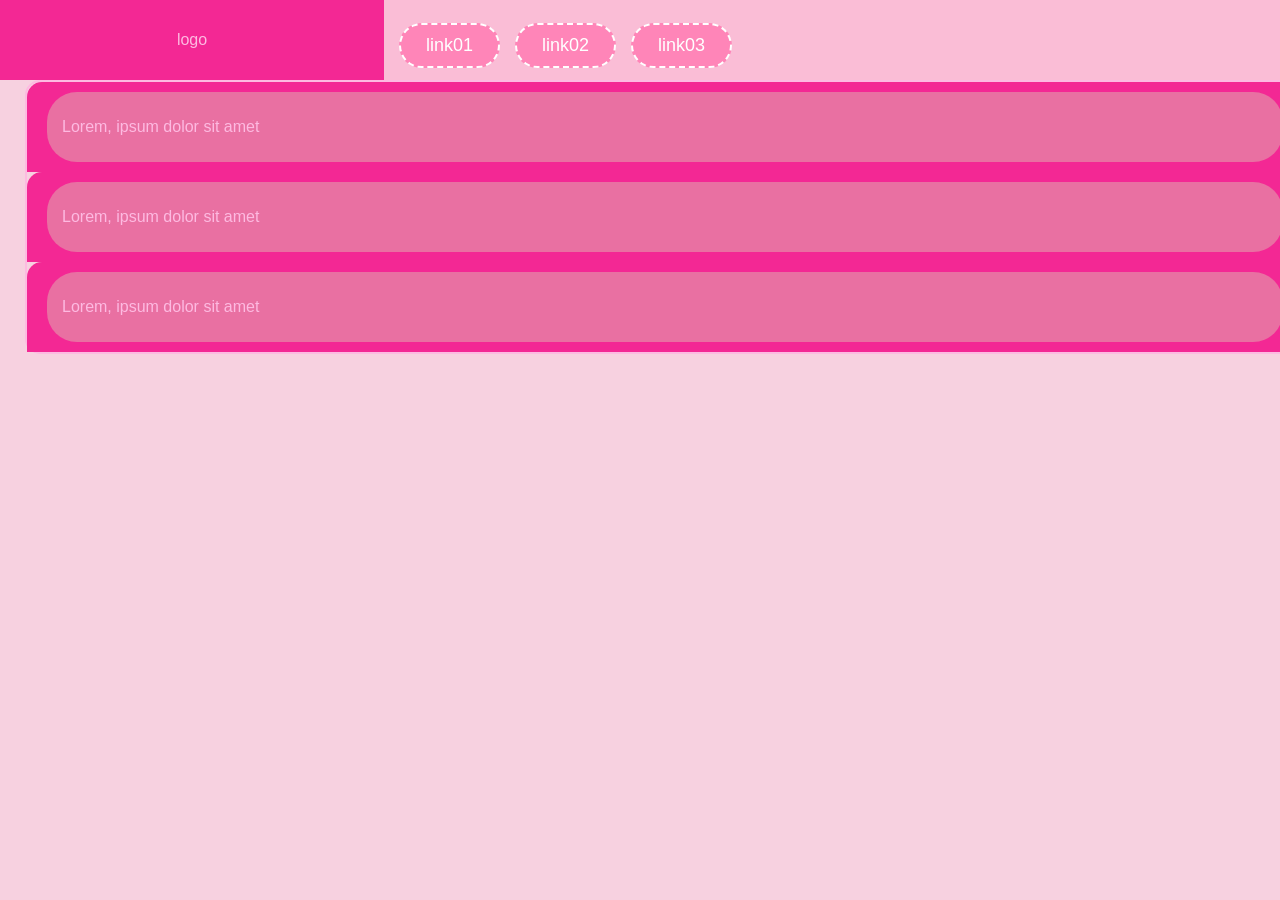
<file: index.html>
<!DOCTYPE html>
<html lang="pt-br">
<head>
    <meta charset="UTF-8">
    <meta name="viewport" content="width=device-width, initial-scale=1.0">
    <title>Display</title>

    <!-- LInk para css -->
     <link rel="stylesheet" href="style.css">
</head>
<body class="body-container">
    <!-- Uma classe para estilizar o header -->
   <header class="header-container">
      <div class="logo">
      <span>logo</span>
      </div>
      <nav class="menu">
         <!-- Menu -->
         <a href="">link01</a>
         <a href="">link02</a>
         <a href="">link03</a>
      </nav>
   </header>


   <section class="section01 container">
      <h1>Lista de Tarefas</h1>
      <!-- LISTA NÃO ORDENADA -->
      <ul>
         <li class="item-lista">Tarefa 01</li>
         <li class="item-lista">Tarefa 02</li>
         <li class="item-lista">Tarefa 03</li>
         <li class="item-lista">Tarefa 04</li>
         <li class="item-lista">Tarefa 05</li>
      </ul>
   </section>

 <section class="faq">
   <details>
      <summary>Lorem, ipsum dolor sit amet</summary> 
      <p>Lorem, ipsum dolor sit amet,consectetur adipisicing elit. Quod suscipit blanditiis labore consequuntur repudiandae numquam expedita molestias, ullam placeat possimus</p>
   </details>
 

   <details>
      <summary>Lorem, ipsum dolor sit amet</summary> 
      <p>Lorem, ipsum dolor sit amet,consectetur adipisicing elit. Quod suscipit blanditiis labore consequuntur repudiandae numquam expedita molestias, ullam placeat possimus</p>
   </details>
 

   <details>
      <summary>Lorem, ipsum dolor sit amet</summary> 
      <p>Lorem, ipsum dolor sit amet,consectetur adipisicing elit. Quod suscipit blanditiis labore consequuntur repudiandae numquam expedita molestias, ullam placeat possimus</p>
   </details>
 </section>

</body>
</html>
</file>
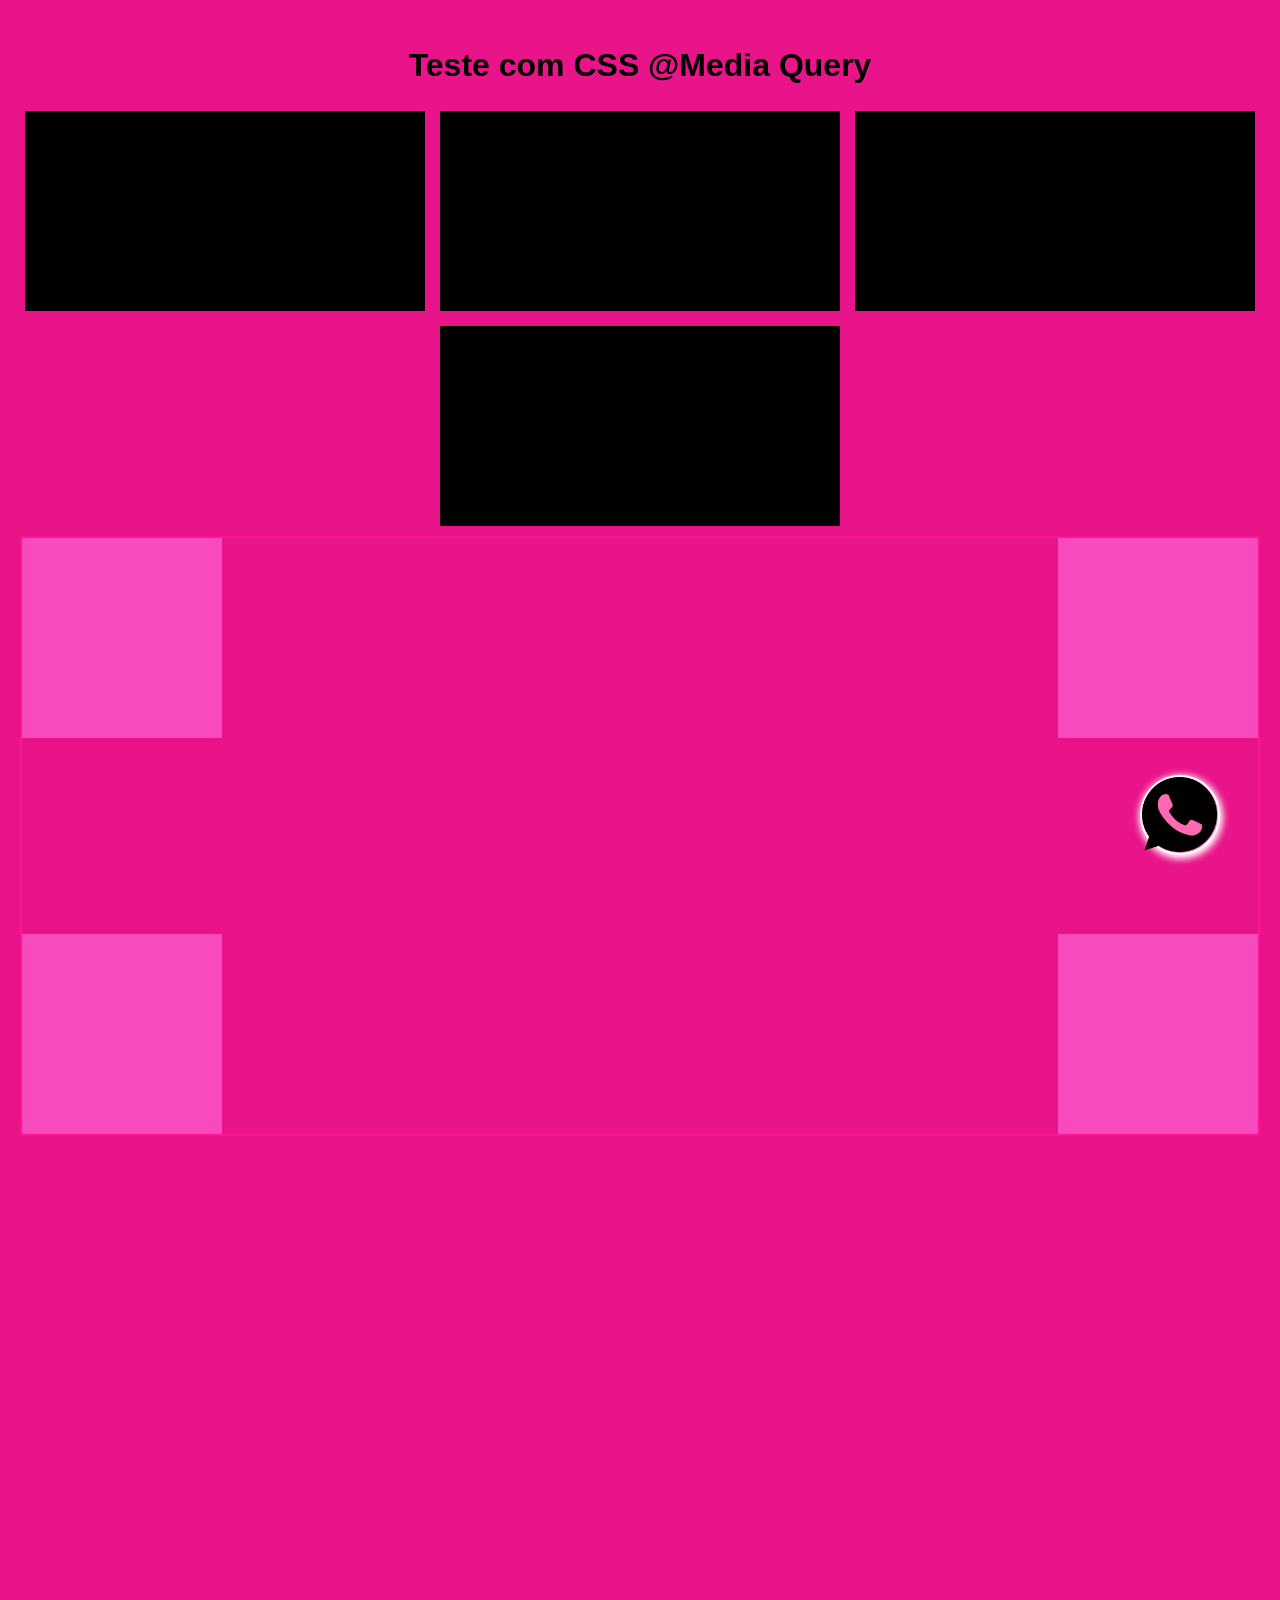
<file: hub_ia/index.html>
<!DOCTYPE html>
<html lang="pt-BR">

<head>
    <meta charset="UTF-8">
    <meta name="viewport" content="width=device-width, initial-scale=1.0">
    <title>Teste de @Media</title>
    <link rel="stylesheet" href="./css/style.css">
    <link rel="stylesheet" href="./css/responsive.css">

    <!-- estilo da pagina -->
    <!-- () são os parametros 
    @media= tela a partir de 480px-->
    <!--break point 
    sempre coloque as medias do menor para o maior  -->
    <style>
        * {
            margin-top: 0;
            padding: 0;
            box-sizing: border-box;
        }




        h1{
            text-align: center;
            margin: 20px;

        }

        .conteiner {
            display: flex;
            gap: 15px;
            justify-content: center;
            flex-wrap: wrap;
        }

        .box {
            width: 100%;
            max-width: 400px;
            height: 200px;
            background-color: rgb(0, 0, 0);
        }
        .container-position{
            margin-top: 10px;
            width: 100%;
            height: 600px;
            border: 2px solid rgb(255, 20, 147);
            position: relative;
        }

        .filho-tamanho{
            position: absolute;
            width: 200px;
            height: 200px;
            background-color: rgb(247, 74, 189);
        }
        .container-position__filho01{
            top: 0;
            left: 0;
        }

        .container-position__filho02{

            top: 0;
            right: 0;

        }

        .container-position__filho03{
            bottom: 0;
            left: 0;
        }

        .container-position__filho04{
            bottom: 0;
            right: 0;
        }

        .whats{
            width: 80px;
            height: 80px;
            border-radius: 50%;
            background-color: hotpink;
            border: 2px solid #fff;
            box-shadow: 1px 2px 7px  2px #fff;
            position: fixed;
            right:60px ;
            bottom:45px ;
        }

        .whats img{
             width: 75px;
            height: 75px;

        }

        /* Base style for mobile devices 20px */
        body {
            padding: 20px;
            background-color: rgb(245, 56, 182);
            color: white;
            font-family: Arial,sans-serif;
            height: 300vh;
        }

       

        /* For devices with a minimum width of 768px (Medium) */ 
        @media screen and (min-width: 871px) {
            body {
                background-color: rgb(233, 20, 137);
                color: black;
            }
        }

         /* For devices with a minimum  width of 992px (Large)*/
        @media screen and (min-width: 1286px) {
            body {
                background-color: rgb(241, 128, 198);
                color: white;
            }
        }
    </style>
</head>

<body>
    <h1>Teste com CSS @Media Query</h1>
    <div class="conteiner">


        <div class="box"> </div>
        <div class="box"> </div>
        <div class="box"> </div>
        <div class="box"> </div>
    </div>

    <div class="container-position">
        <div class="container-position__filho01 filho-tamanho"></div>
        <div class="container-position__filho02 filho-tamanho"></div>
        <div class="container-position__filho03 filho-tamanho"></div>
        <div class="container-position__filho04 filho-tamanho"></div>
    </div>
    <div class="whats">

        <img src="./img/whatsapp.png" alt="Logo do whatsapp">

    </div>
</body>

</html>
</file>
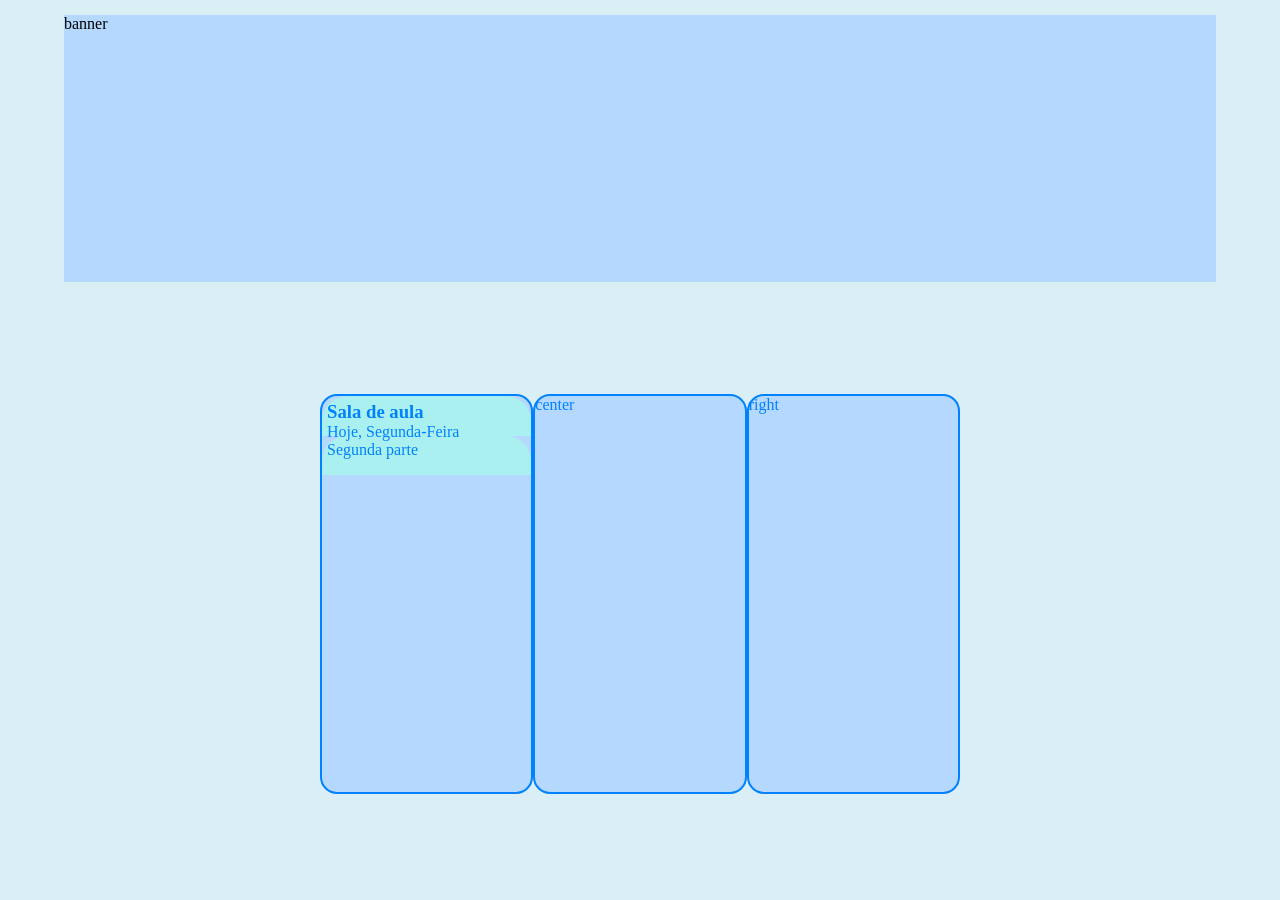
<file: meu-senai/hero-section.html>
<!DOCTYPE html>
<html lang="pt-br">
<head>
    <meta charset="UTF-8">
    <meta name="viewport" content="width=device-width, initial-scale=1.0">
    <title>Meu SENAI Protótipo</title>
    <!-- link para o arquivo css -->
     <link rel="stylesheet" href="./hero-section.css">
</head>
<body>
    <!-- cabeçalho -->
     <header class="content-header">
        <div class="banner-header">
            <span>banner</span>
        </div>
     </header>
     <!-- seção com os cards -->
     <section class="content-hero">

    <article class="box content-hero--left">
        <div class="content-hero--header">
            <h3>Sala de aula</h3>
            <span>Hoje, Segunda-Feira</span>
        </div>

        <div class="content-hero--header">
            <span>Segunda parte</span>
        </div>
    </article>

    <div class="box content-hero--center">
        <span>center</span>
    </div>

    <div class="box content-hero--right">
        <span>right</span>
    </div>

</section>
</body>

</html>
</file>
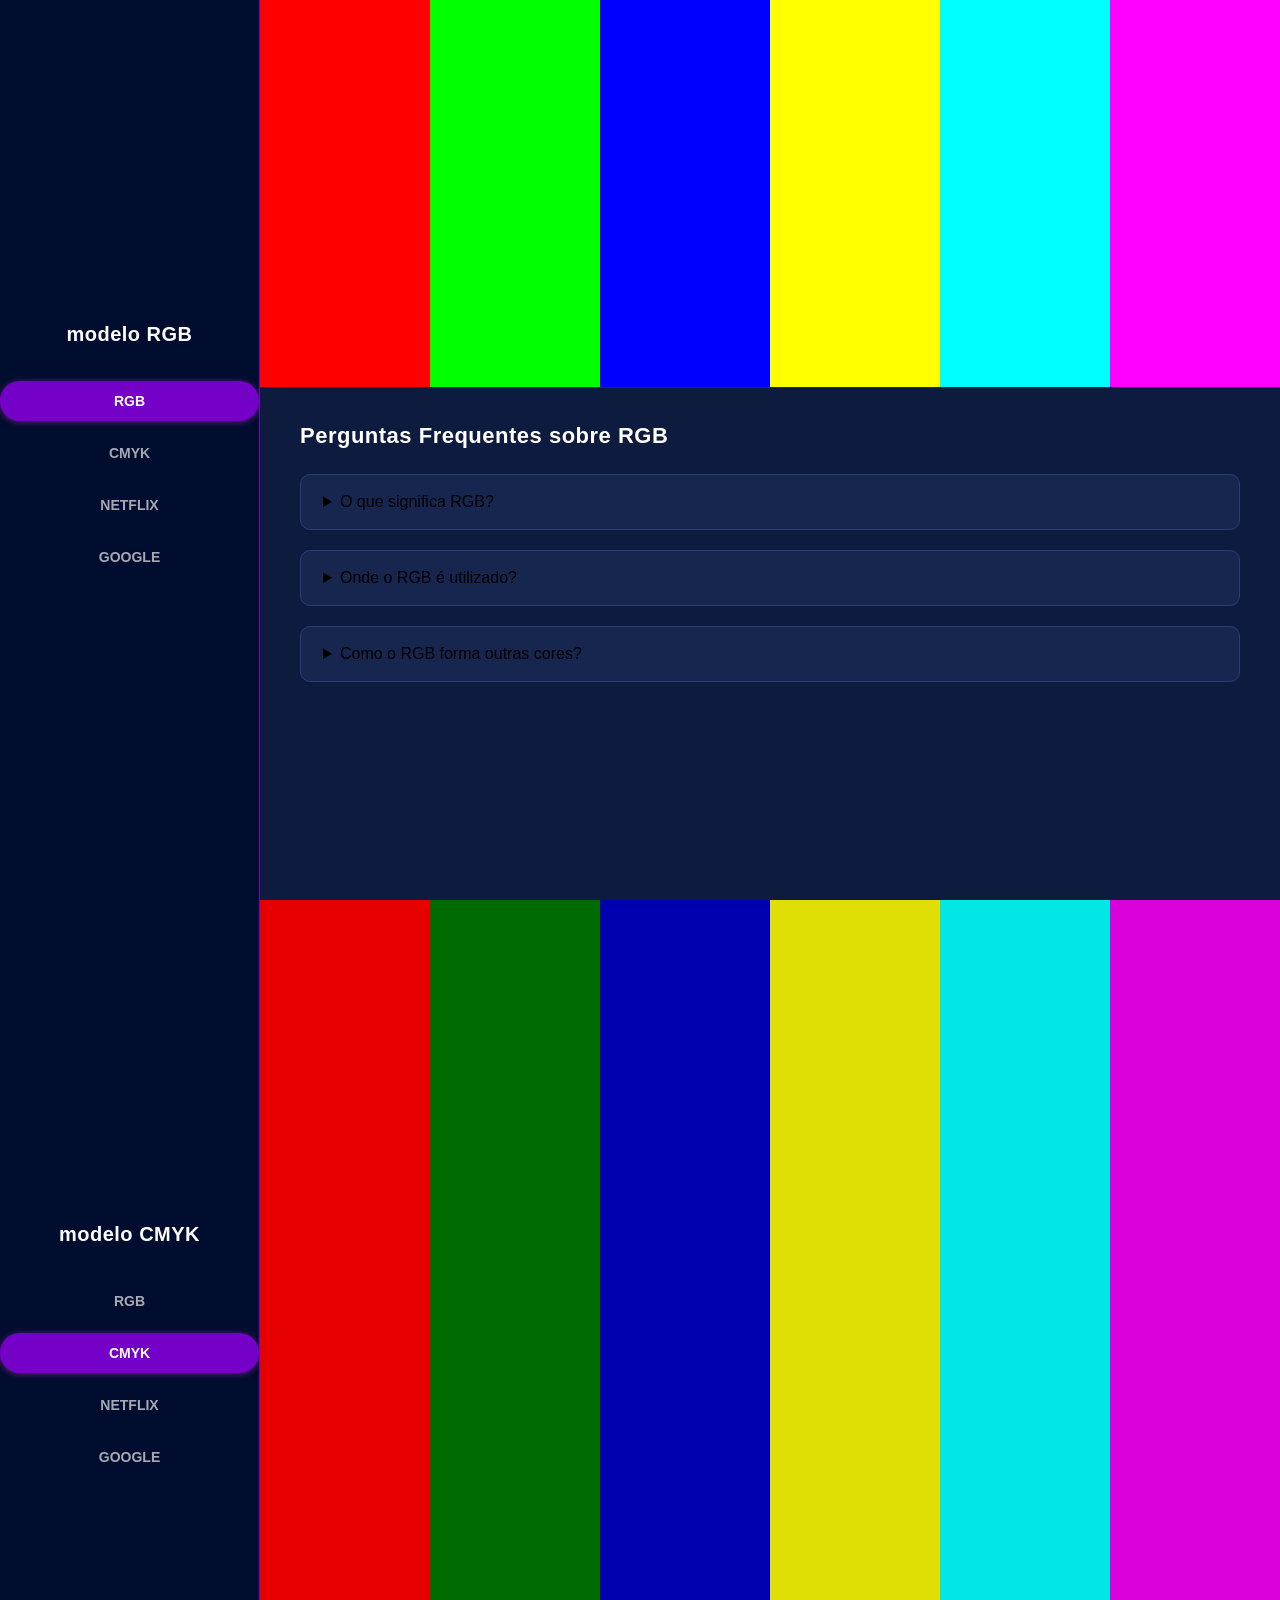
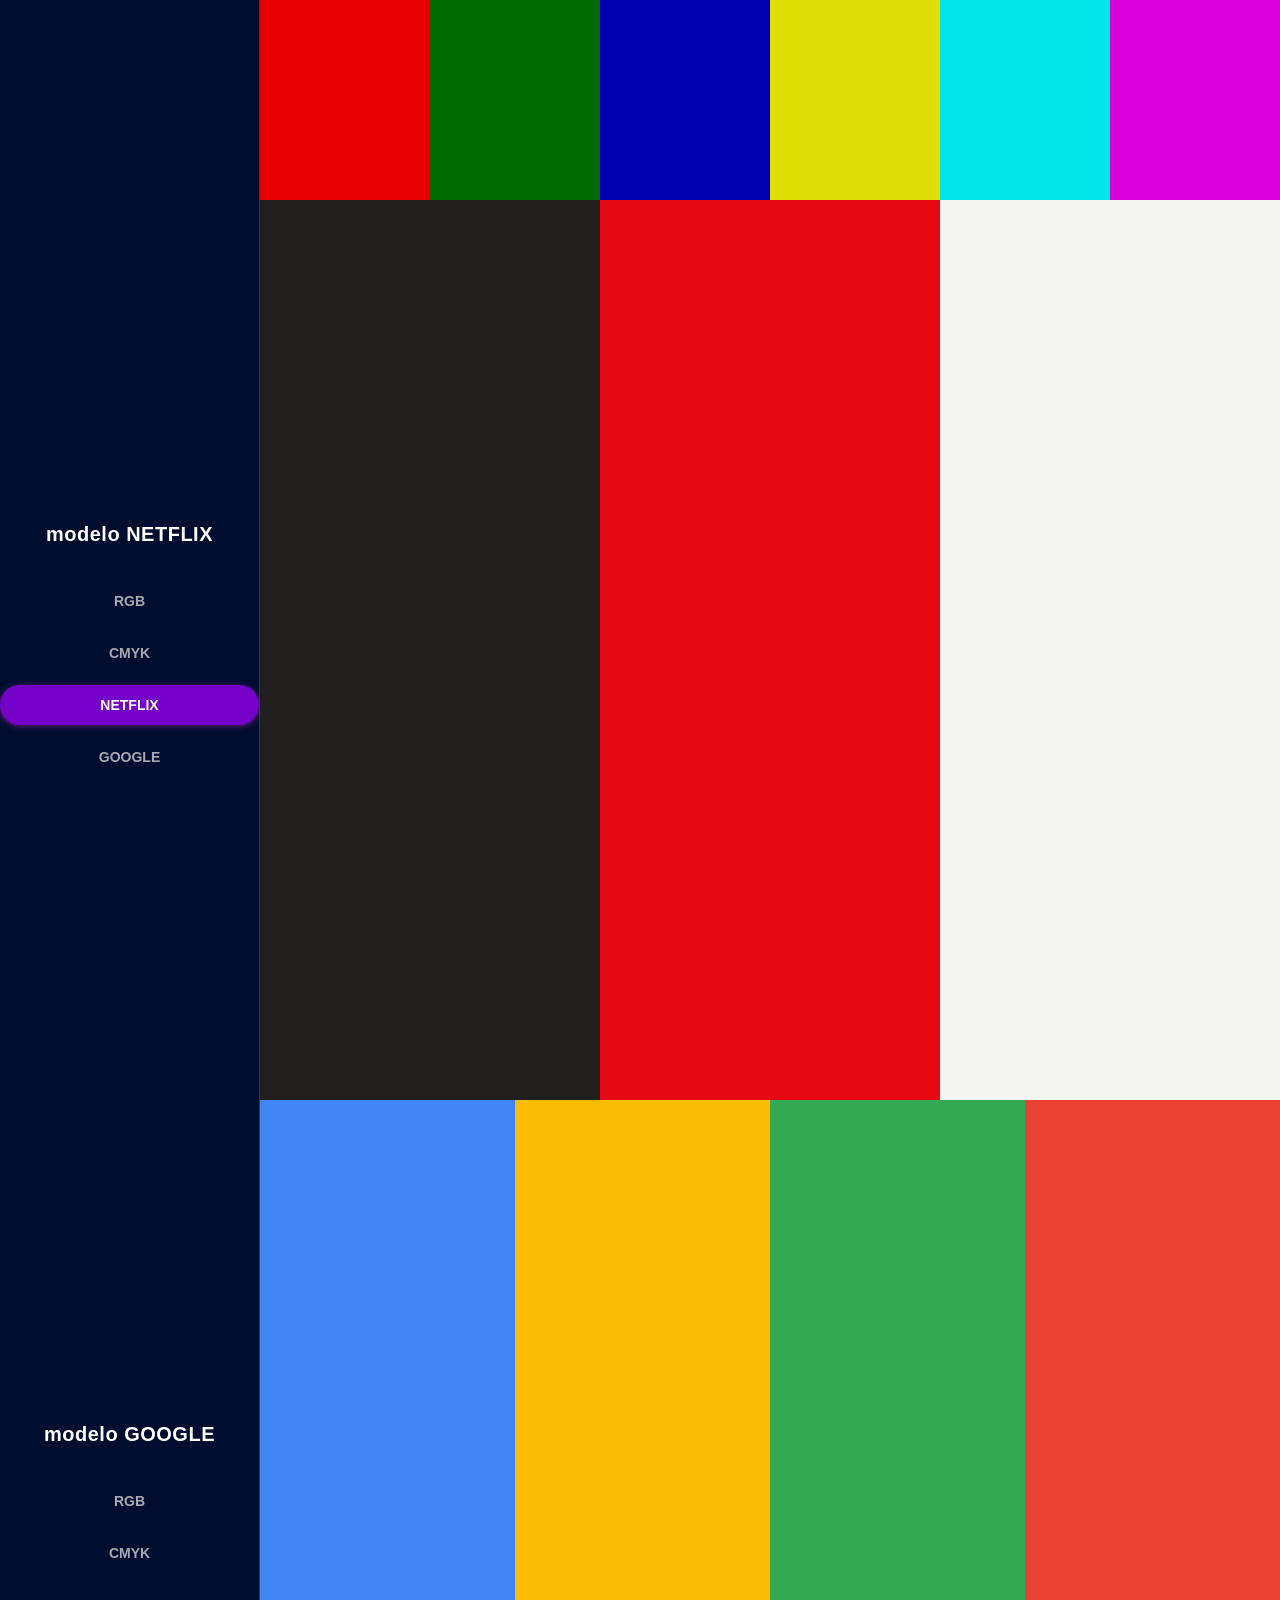
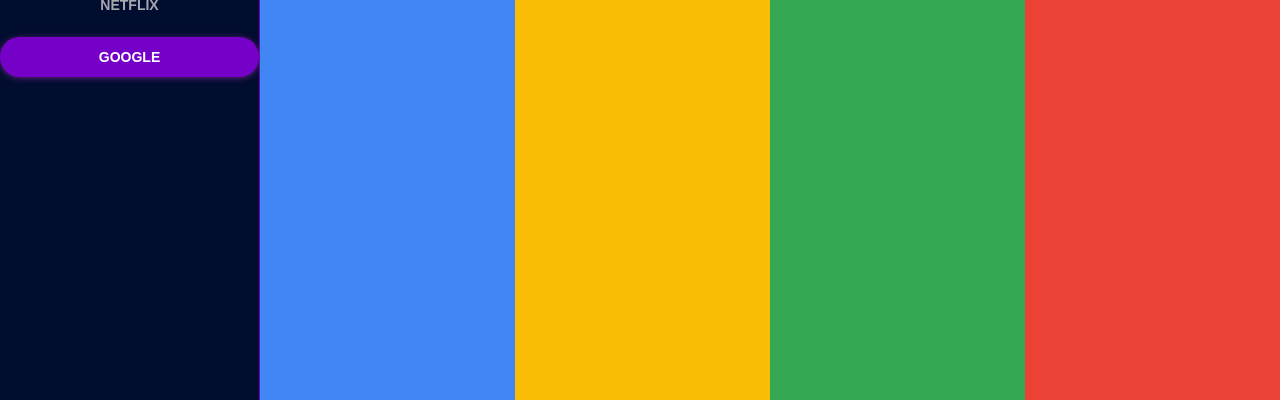
<file: modo_cores/modo_cores.html>
<!DOCTYPE html>
<html lang="pt-br">
<head>
    <meta charset="UTF-8">
    <meta name="viewport" content="width=device-width, initial-scale=1.0">
    <title>Modo cores</title>

<!-- Arquivo Css externo -->
    <link rel="stylesheet" href="./css/global.css">

</head>

<body>

    <!-- Seção modelo RGB -->
<section id="rgb" class="color-section">


    <aside class="color-section__sidebar">
        <h2 class="color-section__title">modelo RGB</h2>
        <nav class="color-section__menu">
            <a href="#rgb" class="color-section__link color-section__link--active">RGB</a>
            <a href="#cmyk" class="color-section__link"> CMYK </a>
            <a href="#netflix" class= "color-section__link"> NETFLIX </a>
            <a href="#google" class= "color-section__link"> GOOGLE </a>
        </nav>
    </aside>



    <div class="color-section__content">

        <section class="color-section__palette" aria-label="Vizualização da Paleta RGB">
            <div class="color-section__bar color-section__bar--rgb-1"></div>
            <div class="color-section__bar color-section__bar--rgb-2"></div>
            <div class="color-section__bar color-section__bar--rgb-3"></div>
            <div class="color-section__bar color-section__bar--rgb-4"></div>
            <div class="color-section__bar color-section__bar--rgb-5"></div>
            <div class="color-section__bar color-section__bar--rgb-6"></div>
        </section>
        <section class="color-section__faq"aria-labelledby="faq-rgb-title">
        
            <h3 id="faq-rgb-title" class="color-section__faq-title">Perguntas Frequentes sobre RGB</h3>

            <details class="color-section__faq-item">
              <summary class="color-section__faq-quetion">O que significa RGB?</summary>
              <p class="color-section__faq-answer">RGB significa Red, Green, Blue (Vermelho, Verde e Azul). É um modelo de cores que combina essas três cores para produzir uma grande variedade de tonalidades.</p>     
            </details>

            <details class="color-section__faq-item">
                <summary class="color-section__faq-quetion">Onde o RGB é utilizado?</summary>
              <p class="color-section__faq-answer">É muito usado em telas de computadores, celulares, televisores, câmeras, monitores, iluminação LED e imagens digitais.</p>
            </details>

            <details class="color-section__faq-item">
                <summary class="color-section__faq-quetion">Como o RGB forma outras cores?</summary>
              <p class="color-section__faq-answer">Cada uma das três cores possui uma intensidade. Ao variar essas intensidades, diferentes cores são produzidas. Por exemplo:Vermelho + Verde = amarelo</p>
            </details>
        </section>
    </div>
</section>



<section id="cmyk" class="color-section">
    

    <aside class="color-section__sidebar">
        <h2 class="color-section__title">modelo CMYK</h2>
        <nav class="color-section__menu">
            <a href="#rgb" class="color-section__link ">RGB</a>
            <a href="#cmyk" class="color-section__link color-section__link--active"> CMYK </a>
            <a href="#netflix" class="color-section__link ">NETFLIX</a>
            <a href="#google" class="color-section__link ">GOOGLE</a>
        </nav>
    </aside>

    <div class="color-section__bar color-section__bar--cmyk-1"></div>

    <div class="color-section__bar color-section__bar--cmyk-2"></div>

    <div class="color-section__bar color-section__bar--cmyk-3"></div>

    <div class="color-section__bar color-section__bar--cmyk-4"></div>

    <div class="color-section__bar color-section__bar--cmyk-5"></div>

    <div class="color-section__bar color-section__bar--cmyk-6"></div>
</section>

<section id="netflix" class="color-section">
    

    <aside class="color-section__sidebar">
        <h2 class="color-section__title">modelo NETFLIX</h2>
        <nav class="color-section__menu">
            <a href="#rgb" class="color-section__link ">RGB</a>
            <a href="#cmyk" class="color-section__link"> CMYK </a>
            <a href="#netflix" class="color-section__link color-section__link--active"> NETFLIX </a>
            <a href="#google" class="color-section__link ">GOOGLE</a>
        </nav>
    </aside>

    <div class="color-section__bar color-section__bar--netflix-1"></div>

    <div class="color-section__bar color-section__bar--netflix-2"></div>

    <div class="color-section__bar color-section__bar--netflix-3"></div>


</section>

<section id="google" class="color-section">
    

    <aside class="color-section__sidebar">
        <h2 class="color-section__title">modelo GOOGLE</h2>
        <nav class="color-section__menu">
            <a href="#rgb" class="color-section__link ">RGB</a>
            <a href="#cmyk" class="color-section__link"> CMYK </a>
            <a href="#netflix" class="color-section__link "> NETFLIX </a>
            <a href="#google" class="color-section__link color-section__link--active">GOOGLE</a>
        </nav>
    </aside>

    <div class="color-section__bar color-section__bar--google-1"></div>

    <div class="color-section__bar color-section__bar--google-2"></div>

    <div class="color-section__bar color-section__bar--google-3"></div>

    <div class="color-section__bar color-section__bar--google-4"></div>

    
</section>
    
</body>
</html>
</file>
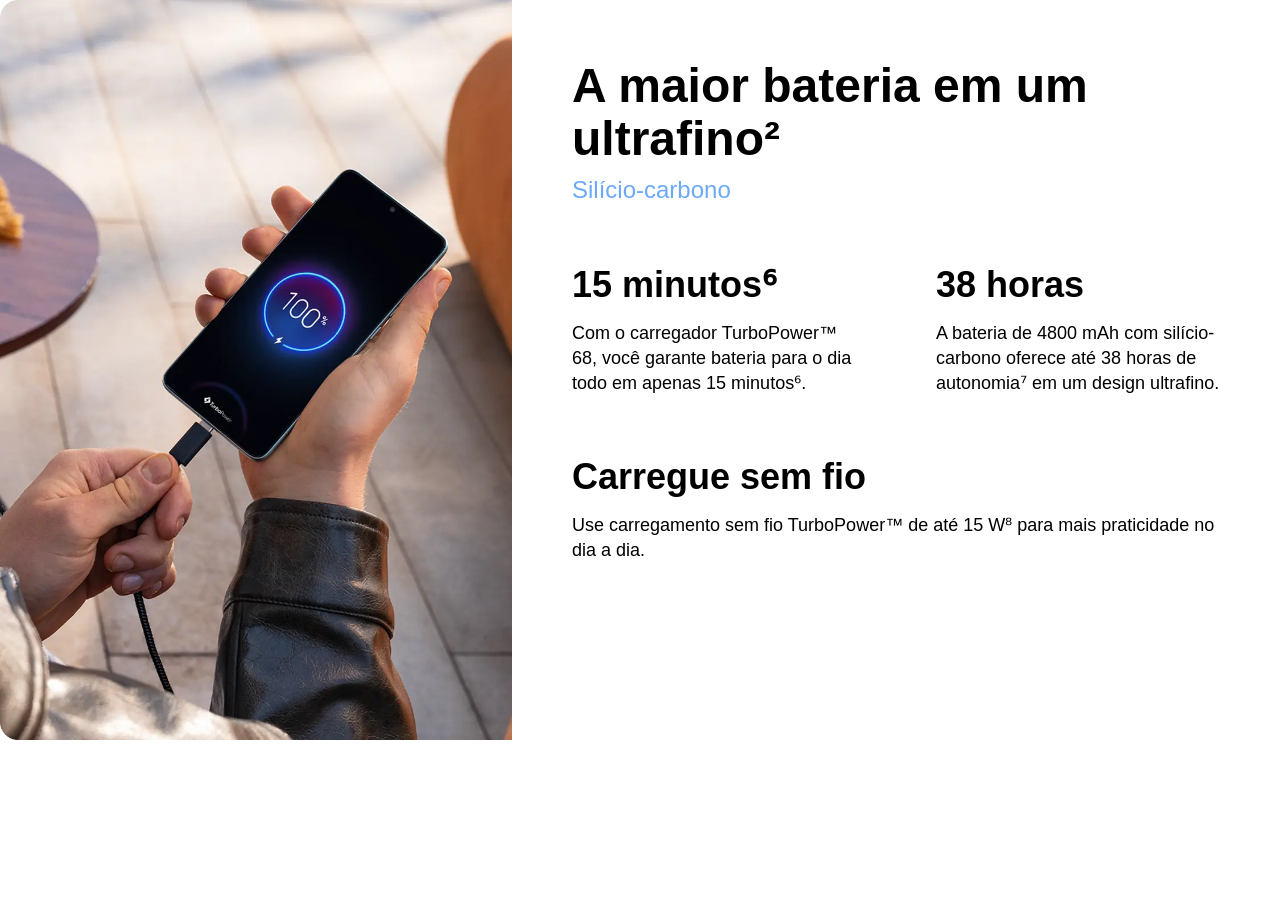
<file: motorola/motorola.html>
<!DOCTYPE html>
<html lang="pt-br">
<head>
    <meta charset="UTF-8">
    <meta name="viewport" content="width=device-width, initial-scale=1.0">
    <title>Clone Seção Motorola</title>
<!-- link -->
    <link rel="stylesheet" href="./css/style.css">
</head>
<!-- não tem altura apenas largura -->
<body>

    <main class="conteudo-principal">
        <section class="conteudo-principal--direito">
            <img src="./img/celular_carregando.webp" alt="Celular sendo carregado" class="Celular">
        </section>

        <!-- lado texto  -->
        <section class="conteudo-principal--esquerdo">
            <!-- titulo -->
            <header class="conteudo-principal--esquerdo--titulo">
                <h1> A maior bateria em um ultrafino² </h1>

                <span>Silício-carbono</span>

            </header>
            <!-- descrição -->
            <article class="conteudo-principal--direito--descrição">
                <!-- carregador -->
                <div class="conteudo-principal--direito--carregador">

                    <h2>15 minutos⁶</h2>
                    <p>Com o carregador TurboPower™ 68, você garante bateria para o dia todo em apenas 15 minutos⁶.</p>

                </div>
                <div class="conteudo-principal--direito--horas-bateria">
                    <h2> 38 horas</h2>
                    <p>A bateria de 4800 mAh com silício-carbono oferece até 38 horas de autonomia⁷ em um design ultrafino.</p>

                </div>
            </article>
            <footer class="conteudo-principal--direito--sem-fio">

                <h2> Carregue sem fio </h2>
                <p>Use carregamento sem fio TurboPower™ de até 15 W⁸ para mais praticidade no dia a dia.</p>

            </footer>

    </main>
</body>
</html>
</file>
<file: style.css>
/* reset do elementos */

*{
    margin: 0;
    padding: 0;
    box-sizing: border-box;
    font-family:'Trebuchet MS', sans-serif;
    color: #fdbae1;
}

/* html{
    font-family: Verdana, sans-serif;

} */
.container{

    width:300px ;
    height: 300px;
    background-color: #e97daa;
    color: white;
}
.body-container{
    background-color:#F7D1E0 ;
    /* text-align: center; */
}

.header-container{
    display: flex;
    
    width: 100%;
    height: 80px;
    background-color: #fabdd6;
    /* text-align: center; */

}


.header-container a{ 
    display: inline-block;
    background-color:#ff85b8;
    text-decoration: none;
    font-size: large;
    color: white;

    margin: 10px 0px 0px 15px;
    /* margin-top: 10px;
    margin-left: 15px; */

    /* 10 em cima e 15 esquerda*/
    padding: 10px 25px;

    border-width: 2px;
    border-style: dashed;
    border-color:white ;

    /*arredondar borda*/
    border-radius:40px ;
}

/*pseudo classe que detecta o movimento do mouse*/

.header-container a:hover{

    border-color: #000000;
    background-color: #fa4aa8;
    

}

.menu{

    display: flex;
    justify-content: center;
    align-items: center;
}
.logo{
    display: flex;
    justify-content: center;
    width: 30%;
    align-items: center;
    height: 80px;
    background-color: #f32894;
    color: #fdfdfd;
}

.section01{

    width:400px ;
    height:400px ;
    border: 2px  dashed #fdfdfd;
    margin: 15px auto; 
    padding-left: 30px ;
    background-color: #ff85b8;
    display: none;
    /* padding-top: 15px; */
}

 .item-lista{
    line-height: 30px; /*espaçamento entre as linhas*/
    margin-top: 15px; 
    color:#fdfdfd;

}

.section01 h1{
    text-align: center;
    margin-top: 15px;
}

.section02{
    line-height: 15px;
    text-align: justify;
    padding: 10px;
    margin-left:35px;
    font-family:"Gill Sans"sans-serif;
    display: none;
}

.section02 p{
  font-family: "Gill Sans"sans-serif;
  color: #fdfdfd
}

.section02 :hover{
    font-family: 'Times New Roman';
    color: #F7D1E0;
}

.faq{
    width: 100%;
    border: 2px solid;
    margin-left: 25px;
    border-radius: 15px;

}

.faq details{
    background-color: #f32894;
    color: #fdfdfd;
    line-height: 40px;
    padding: 10px 20px;
    border-radius: 15px 0 0 0;
    margin: 0;

}

.faq summary:hover{
    cursor: pointer;

}
.faq summary{
    background-color: #e970a2;
    border-radius: 30px;
    list-style: none;
    padding: 15px;

}

.faq p {
    color: #fc7abf;
    line-height: 25px;
}
</file>
<file: hub_ia/css/style.css>
@import './variables.css';
@import './reset.css';

/* ================================
   CABEÇALHO
================================ */

.header {
    position: fixed;
    top: 0;
    left: 0;

    width: 100%;
    height: var(--header-height);

    background-color: var(--color-bg-transparent);

    border-bottom: 2px solid var(--color-border);

    display: flex;
    flex-direction: column;
    align-items: center;
    justify-content: center;

    padding: 10px 5%;
    gap: 10px;

    z-index: 1000;

    backdrop-filter: blur(12px);
}


/* LOGO */

.header__brand {
    display: flex;
    align-items: center;
    justify-content: center;
}

.header__title {
    font-size: var(--font-size-xl);
    color: var(--color-primary);
    font-weight: 700;
    margin: 0;
}


/* ================================
   MENU
================================ */

.nav {
    display: flex;
    justify-content: center;
}

.nav__list {
    display: flex;
    align-items: center;
    justify-content: center;

    gap: 8px;

    background-color: var(--color-nav-list-bg);

    padding: 6px;

    border-radius: var(--radius-md);

    border: 1px solid var(--color-border);

    list-style: none;

    margin: 0;
}

.nav__item {
    display: flex;
}

.nav__link {
    font-size: var(--font-size-sm);

    font-weight: 600;

    padding: 10px 18px;

    border-radius: var(--radius-sm);

    color: var(--color-text-muted);

    position: relative;

    background-color: transparent;

    text-decoration: none;

    transition:
        color 0.3s ease,
        background-color 0.3s ease,
        transform 0.2s ease;
}

.nav__link:hover,
.nav__link:focus {
    background-color: var(--color-primary);

    color: var(--color-nav-link-hover);

    transform: translateY(-2px);

    box-shadow: 0 4px 12px rgba(2, 132, 199, 0.3);
}


/* ================================
   SEÇÕES
================================ */

.section-ia {
    height: var(--section-height);

    min-height: 500px;

    display: flex;

    align-items: center;

    justify-content: center;

    padding: 0 5%;

    border-bottom: 1px solid var(--color-border);

    scroll-margin-top: var(--header-height);
}


.section-ia__container {
    display: flex;

    align-items: center;

    gap: 40px;

    width: 100%;

    max-width: 1200px;
}


/* Seções invertidas */

.section-ia--reverse .section-ia__container {
    flex-direction: row-reverse;
}


/* ================================
   TEXTO
================================ */

.section-ia__content {
    flex: 1;
}

.section-ia__aside {
    flex: 1;
}

.section-ia__title {
    font-size: var(--font-size-xl);

    color: var(--color-primary);

    margin-top: 0;

    margin-bottom: 15px;
}

.section-ia__text {
    color: var(--color-text-muted);

    margin-top: 0;

    margin-bottom: 15px;

    font-size: var(--font-size-base);

    line-height: 1.6;
}


/* ================================
   IMAGENS
================================ */

.card-image {
    background-color: var(--color-bg-card);

    padding: 12px;

    border-radius: var(--radius-md);

    box-shadow: var(--shadow-card);

    border: 1px solid var(--color-border);

    transition: var(--transition);
}

.card-image:hover {
    transform: translateY(-6px);

    box-shadow: var(--shadow-hover);
}

.card-image__img {
    display: block;

    width: 100%;

    border-radius: var(--radius-sm);

    object-fit: cover;
}


/* ================================
   FAQ
================================ */

.faq {
    min-height: var(--section-height);

    display: flex;

    flex-direction: column;

    justify-content: center;

    align-items: center;

    padding: 80px 5%;

    scroll-margin-top: var(--header-height);
}

.faq__title {
    font-size: var(--font-size-xl);

    color: var(--color-primary);

    margin-top: 0;

    margin-bottom: 25px;

    text-align: center;
}

.faq__wrapper {
    width: 100%;

    max-width: 800px;

    display: flex;

    flex-direction: column;

    gap: 12px;
}

.faq__item {
    background-color: var(--color-bg-card);

    border: 1px solid var(--color-border);

    border-radius: var(--radius-sm);

    padding: 14px 20px;

    box-shadow: var(--shadow-card);

    transition: var(--transition);
}

.faq__item[open] {
    border-color: var(--color-primary);
}

.faq__summary {
    font-weight: 600;

    cursor: pointer;

    color: var(--color-secondary);
}

.faq__text {
    margin-top: 10px;

    color: var(--color-text-muted);

    font-size: var(--font-size-sm);

    line-height: 1.6;
}


/* ================================
   RODAPÉ
================================ */

.footer {
    position: fixed;

    bottom: 0;

    left: 0;

    width: 100%;

    height: var(--footer-height);

    background-color: var(--color-bg-card);

    border-top: 1px solid var(--color-border);

    display: flex;

    align-items: center;

    justify-content: center;

    padding: 0 5%;

    z-index: 1000;
}

.footer__section {
    display: flex;

    align-items: center;

    justify-content: center;

    gap: 30px;

    font-size: var(--font-size-sm);

    color: var(--color-text-muted);
}

.footer__section p {
    margin: 0;
}

.footer__section a {
    color: var(--color-primary);

    text-decoration: none;
}

.footer__section a:hover {
    text-decoration: underline;
}
</file>
<file: hub_ia/css/responsive.css>
/* SMARTPHONES PEQUENOS Até 500px*/

@media (max-width: 500px) {

    body {
        padding-top: 170px;
        padding-bottom: 60px;
    }

    .header {
        height: auto;
        min-height: 150px;
        padding: 10px 8px;
        flex-direction: column;
        gap: 8px;
    }

    .header__title {
        font-size: 2.4rem;
    }

    .nav {
        width: 100%;
    }

    .nav__list {
        width: 100%;
        display: flex;
        flex-wrap: wrap;
        justify-content: center;
        gap: 4px;
        padding: 4px;
        box-sizing: border-box;
    }

    .nav__item {
        flex: 1 1 calc(33.333% - 6px);
        text-align: center;
    }

    .nav__link {
        width: 100%;
        font-size: 1.1rem;
        padding: 6px 4px;
        display: block;
        white-space: nowrap;
        box-sizing: border-box;
    }

    .section-ia,
    .faq {
        height: auto;
        min-height: auto;
        padding: 30px 16px;
        scroll-margin-top: 170px;
    }

    .section-ia__title {
        font-size: 2.1rem;
    }

    .section-ia__text {
        font-size: 1.4rem;
    }

    .section-ia__container,
    .section-ia--reverse .section-ia__container {
        flex-direction: column;
        gap: 16px;
    }

    .section-ia__content,
    .section-ia__aside {
        width: 100%;
    }

    .footer {
        height: auto;
        padding: 8px 12px;
        flex-direction: column;
        gap: 4px;
        text-align: center;
    }

    .footer__section {
        flex-direction: column;
        gap: 4px;
    }
}


/* TABLETS PEQUENOS 501px até 767px */

@media (min-width: 501px) and (max-width: 767px) {

    body {
        padding-top: 130px;
        padding-bottom: 60px;
    }

    .header {
        height: auto;
        padding: 12px;
        flex-direction: column;
        gap: 10px;
    }

    .nav__list {
        flex-wrap: wrap;
        justify-content: center;
        gap: 6px;
        padding: 6px;
    }

    .nav__link {
        font-size: 1.3rem;
        padding: 6px 12px;
    }

    .section-ia,
    .faq {
        height: auto;
        min-height: auto;
        padding: 40px 5%;
        scroll-margin-top: 130px;
    }

    .section-ia__container,
    .section-ia--reverse .section-ia__container {
        flex-direction: column;
        gap: 20px;
    }

    .section-ia__content,
    .section-ia__aside {
        width: 100%;
    }

    .footer {
        height: auto;
        padding: 10px 5%;
        flex-direction: column;
        gap: 5px;
        text-align: center;
    }

    .footer__section {
        flex-direction: column;
        gap: 5px;
    }
}


/*TABLETS 768px até 1023px */

@media (min-width: 768px) and (max-width: 1023px) {

    .section-ia__container {
        gap: 24px;
    }

    .nav__link {
        padding: 8px 12px;
        font-size: var(--font-size-sm);
    }

    .section-ia__title {
        font-size: 2.4rem;
    }
}


/*DESKTOP A partir de 1024px*/

@media (min-width: 1024px) {

    .section-ia__container {
        max-width: 1100px;
    }

}
</file>
<file: meu-senai/hero-section.css>
/* reset */

*{    
    margin: 0;
    padding: 0;
    box-sizing: border-box;
}

/* estilizar utilizando seletor de uma TAG */

/* sintaxe do CSS 

seletor{propriedade:valor} --> regra de CSS

*/

body{

    background-color: rgb(217, 239, 245);
    width: 100vw;
    height: 100vh;

}

/* estilizando utilizando uma classe como coletor */
.content-header{
    
        display: flex;
        justify-content: center;
        align-items: center;
        width: 100%;
        height: 33%;
        background-color: rgb(217, 239, 245);
}

.banner-header{
    width: 90%;
    height: 90%;
    background-color: rgb(181, 216, 255);
}

.content-main{
    height: 500px;
    display: flex;
    justify-content: center;
    align-items: center;
}
.content-hero{
    /* border: 2px dashed; */
    width: 50%; 
    height: 66%;
    margin: 0 auto;

    
    display: flex;
    /* alinhamento horizontal */
    justify-content:space-around;
    /* alinhamento vertical */
    align-items: center;

    
}

.box{

    width: 300px; /*largura da box 200px*/
    height: 400px;
    background-color: rgb(181, 216, 255);
    color: rgb(0, 130, 252);
    border: 2px solid;
    border-radius: 17px;

}

    .content-hero--header {
        
         background-color: rgb(170, 240, 240);
         width: 100%;
         height: 10%;
         border-radius: 25px 25px 0 0 ;
         padding: 5px;

    }
</file>
<file: modo_cores/css/global.css>
@import url(./reset.css);
@import url(./design-system.css);
@import url(./colors-bars.css);


.color-section{
    display: flex;
    height: 100vh;
    width: 100%;

}

.color-section__sidebar{
    display: flex;
    flex-direction: column;
    justify-content: center;
    width: 260px;
    background-color: var(--ui-bg-sidebar);
    padding: 30px 20 px;
    border-right: 1px solid var(--ui-link-active-bg);
}

.color-section__title{
    color: var(--ui-text-title);
    font-size: 20px;
    /* peso da fonte NÃO utiliza */
    font-weight: 700;
    margin-bottom: 35px;
    text-align: center;
    /* Espaço entre as letras */
    letter-spacing: 0.5px;

}
/* Elemento Menu: container flex vertical para alinhar os botoes */
.color-section__menu{
    display: flex;
    flex-direction: column;
    gap: 12px;

}
/* Elemento Link: Estilo base dos botões de navegação */
.color-section__link{
    color: var(--ui-text-link);
    text-decoration: none;
    font-size: 14px;
    /* peso da fonte (nao usar px) */
    font-weight: 600;
    padding: 12px 16px;
    border-radius: 90px;
    text-align: center;
    /* quando o elemento perde/ ganha o foco */
    transition: all 0.2 ease-in-out;


}

.color-section__link--active{
    color: var(--ui-link-active-text);
    background-color: var(--ui-link-active-bg);
    /* sombra V H blur spread color */
    box-shadow: 0 1px 6px rgba(101, 29, 129);
}

.color-section__link--active:hover{
    /* Alterar Formato do elemento */
    transform: scale(1.05);
}

.color-section__link:not(.color-section__link--active):hover{
    color: var(--ui-text-title);
    background-color: var(--ui-link-hover-bg);
}

.color-section__bar{

    /* faz com que as 6 colunas dividam igualmente o espaço */
    flex-grow: 1;
    height: 100%;

    /* Efeito de transição suave */
    transition: transform 0.25 ease;

}

.color-section__bar:hover {
    transform: scaleX(1.02);
    /* posicionamento do elemento no eixo z (pilha) */
    z-index: 10;
    box-shadow: 0 0 30px rgba(94, 40, 105);
}

.color-section__content{
    display: flex;
    flex-direction: column;
    flex-grow: 1;
    height: 100vh;
    
}

.color-section__palette{
    display: flex;
    height: 43vh;
    display: flex;
}

/* estilização do container e intens do fag (efeito neon */

.color-section__faq{
    flex-grow: 1;
    background-color: var(--faq-bg);
    padding: 35px 40px;
    border-top: 1px solid var(--ui-border);
    display: flex;
    flex-direction: column;
}

.color-section__faq-title{
    font-size: 22px;
    font-weight: 700;
    color: var(--faq-text-title);
    margin-bottom: 25px;
    letter-spacing: 0.5px; /*define o espaço entre as letras*/   
}

.color-section__faq-item{
    background-color: var(--faq-card-bg);
    border: 1px solid var(--faq-border);
    border-radius: 10px;
    padding: 18px 22px;
    margin-bottom: 20px; /*aumentando espaçamento entre as perguntas*/
    transition: all 0.3s ease-in-out;
}

/* Estilo do cabeçalho da pergunta (summary) */
.color-section__faq-question {
    font-size: 17px;
    font-weight: 600;
    color: var(--faq-text-question);
    cursor: pointer;
    
    /* Troca de ícone via CSS puro 
    Esconde a seta padrão nos navegadores padrão */
    
    list-style: none; 
    display: flex;
    justify-content: space-between;
    align-items: center;
    transition: color 0.2s ease;
}
/* Remove a seta nativa no Safari e navegadores WebKit */
.color-section__faq-question::-webkit-details-marker {
    display: none;
}

/* Novo Ícone customizado (Criado com CSS Puro) */
.color-section__faq-question::after {
    content: "✦"; /* Ícone em formato de estrela/brilho para combinar com o neon */
    font-size: 16px;
    color: var(--faq-border-neon-glow);
    transition: transform 0.9s ease, color 0.9s ease;
}

/* Animação do ícone ao abrir o details */
.color-section__faq-item[open] .color-section__faq-question::after {
    transform: rotate(180deg) scale(1.3);
    color: #ffffff;
}
/* Mudança de cor no hover da pergunta */
.color-section__faq-item:hover .color-section__faq-question {
    color: #ffffff;
}

/* Estilo e transições na Resposta */
.color-section__faq-answer {
    margin-top: 14px;
    font-size: 15px;
    line-height: 1.6;
    color: var(--faq-text-answer);
    padding-top: 12px;
    border-top: 1px solid rgba(255, 255, 255, 0.08);
    transition: color 0.3s ease;
}

/* Efeito de mudança de cor no hover do texto da resposta */
.color-section__faq-answer:hover {
    color: #ffffff;
}
</file>
<file: motorola/css/style.css>
/* reset */

*{    
    margin: 0;
    padding: 0;
    box-sizing: border-box;
}

.Celular{
    width: 100%;
    display: block;
}


body {
    font-family: Arial, Helvetica, sans-serif;
}


/* CONTEÚDO PRINCIPAL */

.conteudo-principal {
    width: 100%;
    display: flex;
}


/* LADO DA IMAGEM */

.conteudo-principal--direito {
    width: 40%;
}


/* LADO DO CONTEÚDO */

.conteudo-principal--esquerdo {
    width: 60%;
    padding: 60px;
}


/* TÍTULO */

.conteudo-principal--esquerdo--titulo h1 {
    font-size: 48px;
    font-weight: 400 bold;
    line-height: 1.1;

    /* colocar em negrito */
}

.conteudo-principal--esquerdo--titulo span {
    display: block;
    margin-top: 10px;

    font-size: 24px;
    color: #6ca9f9;
}


/* ÁREA DAS DUAS INFORMAÇÕES */

.conteudo-principal--direito--descrição {
    display: flex;
    gap: 80px;

    margin-top: 60px;
}

/* CARREGADOR */

.conteudo-principal--direito--carregador {
    width: 50%;
}

.conteudo-principal--direito--carregador h2 {
    font-size: 36px;
    font-weight: 400 bold;
    margin-bottom: 15px;
}

.conteudo-principal--direito--carregador p {
    font-size: 18px;
    line-height: 1.4;
}


/* HORAS DE BATERIA */

.conteudo-principal--direito--horas-bateria {
    width: 50%;
}

.conteudo-principal--direito--horas-bateria h2 {
    font-size: 36px;
    font-weight: 400 bold;
    margin-bottom: 15px;
}

.conteudo-principal--direito--horas-bateria p {
    font-size: 18px;
    line-height: 1.4;
}


/* CARREGAMENTO SEM FIO */

.conteudo-principal--direito--sem-fio {
    margin-top: 60px;
}

.conteudo-principal--direito--sem-fio h2 {
    font-size: 36px;
    font-weight: 400 bold;
    margin-bottom: 15px;
}

.conteudo-principal--direito--sem-fio p {
    font-size: 18px;
    line-height: 1.4;
}
</file>
